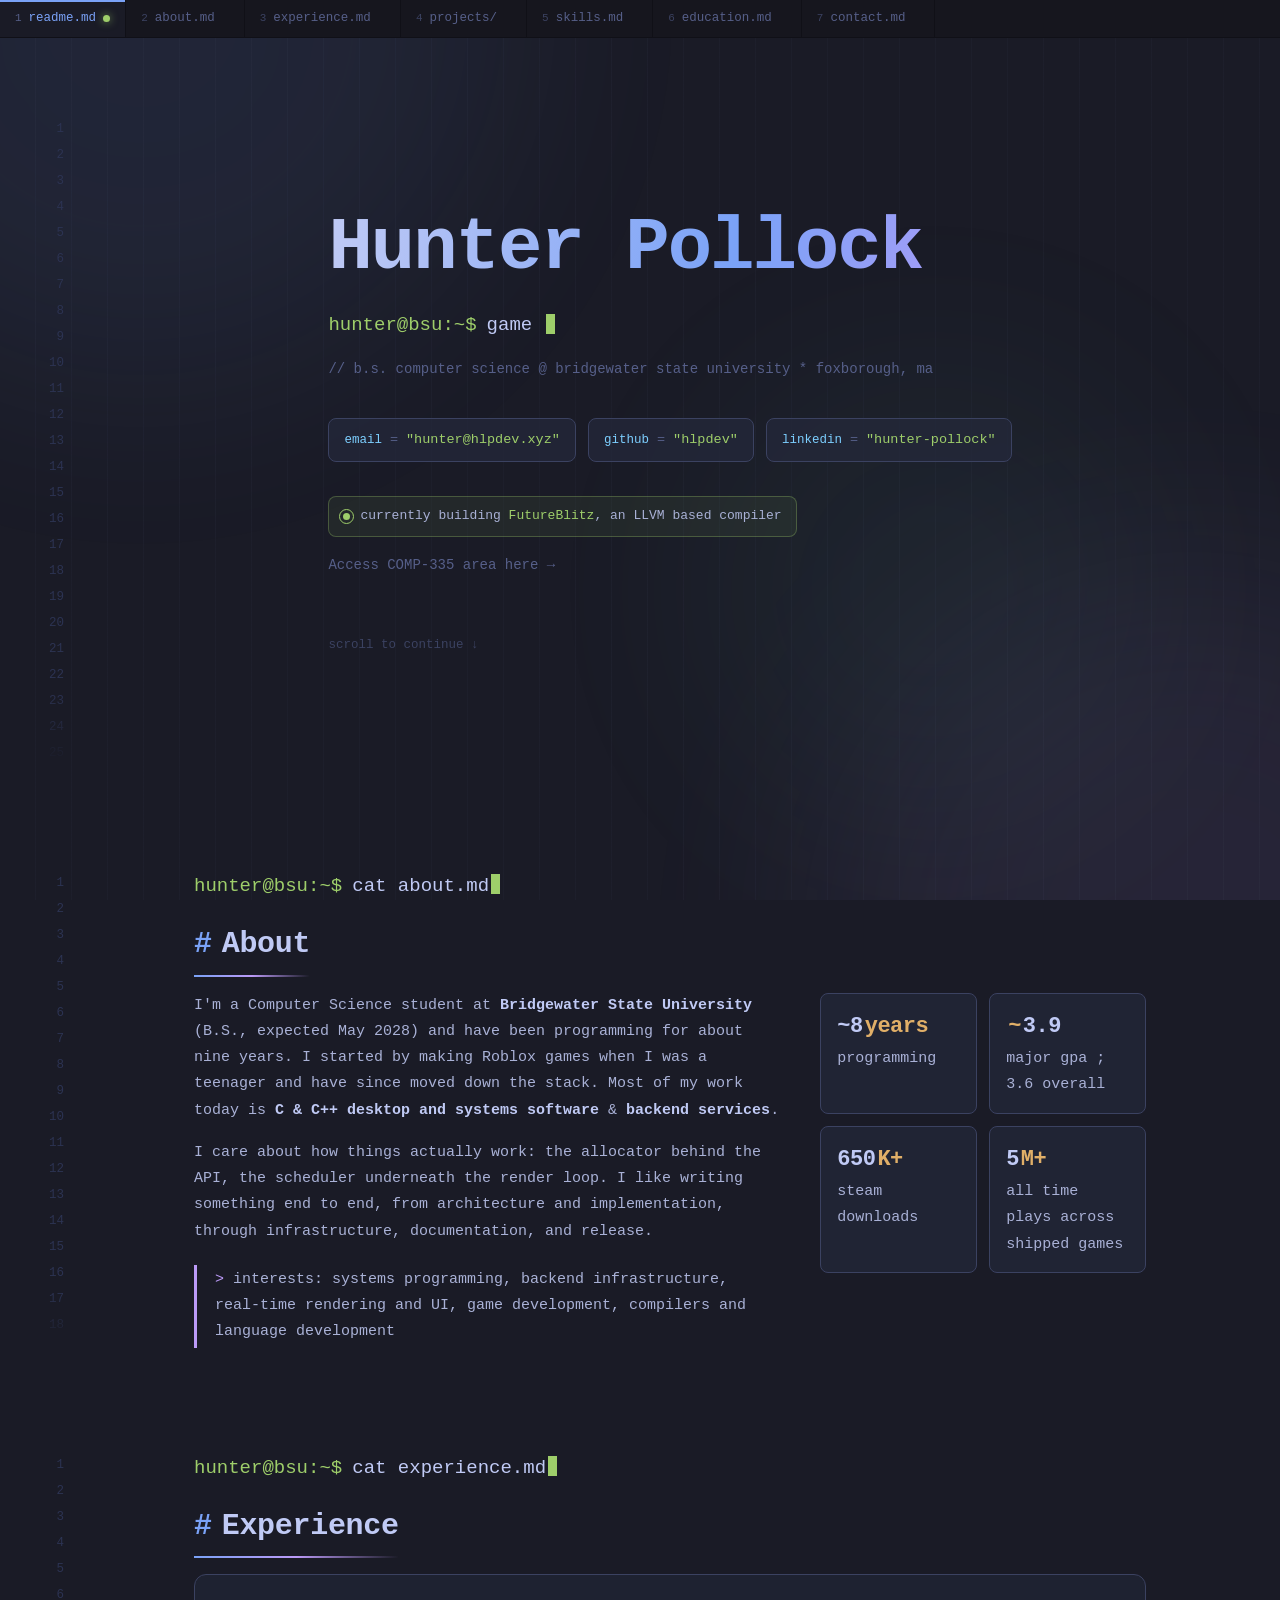
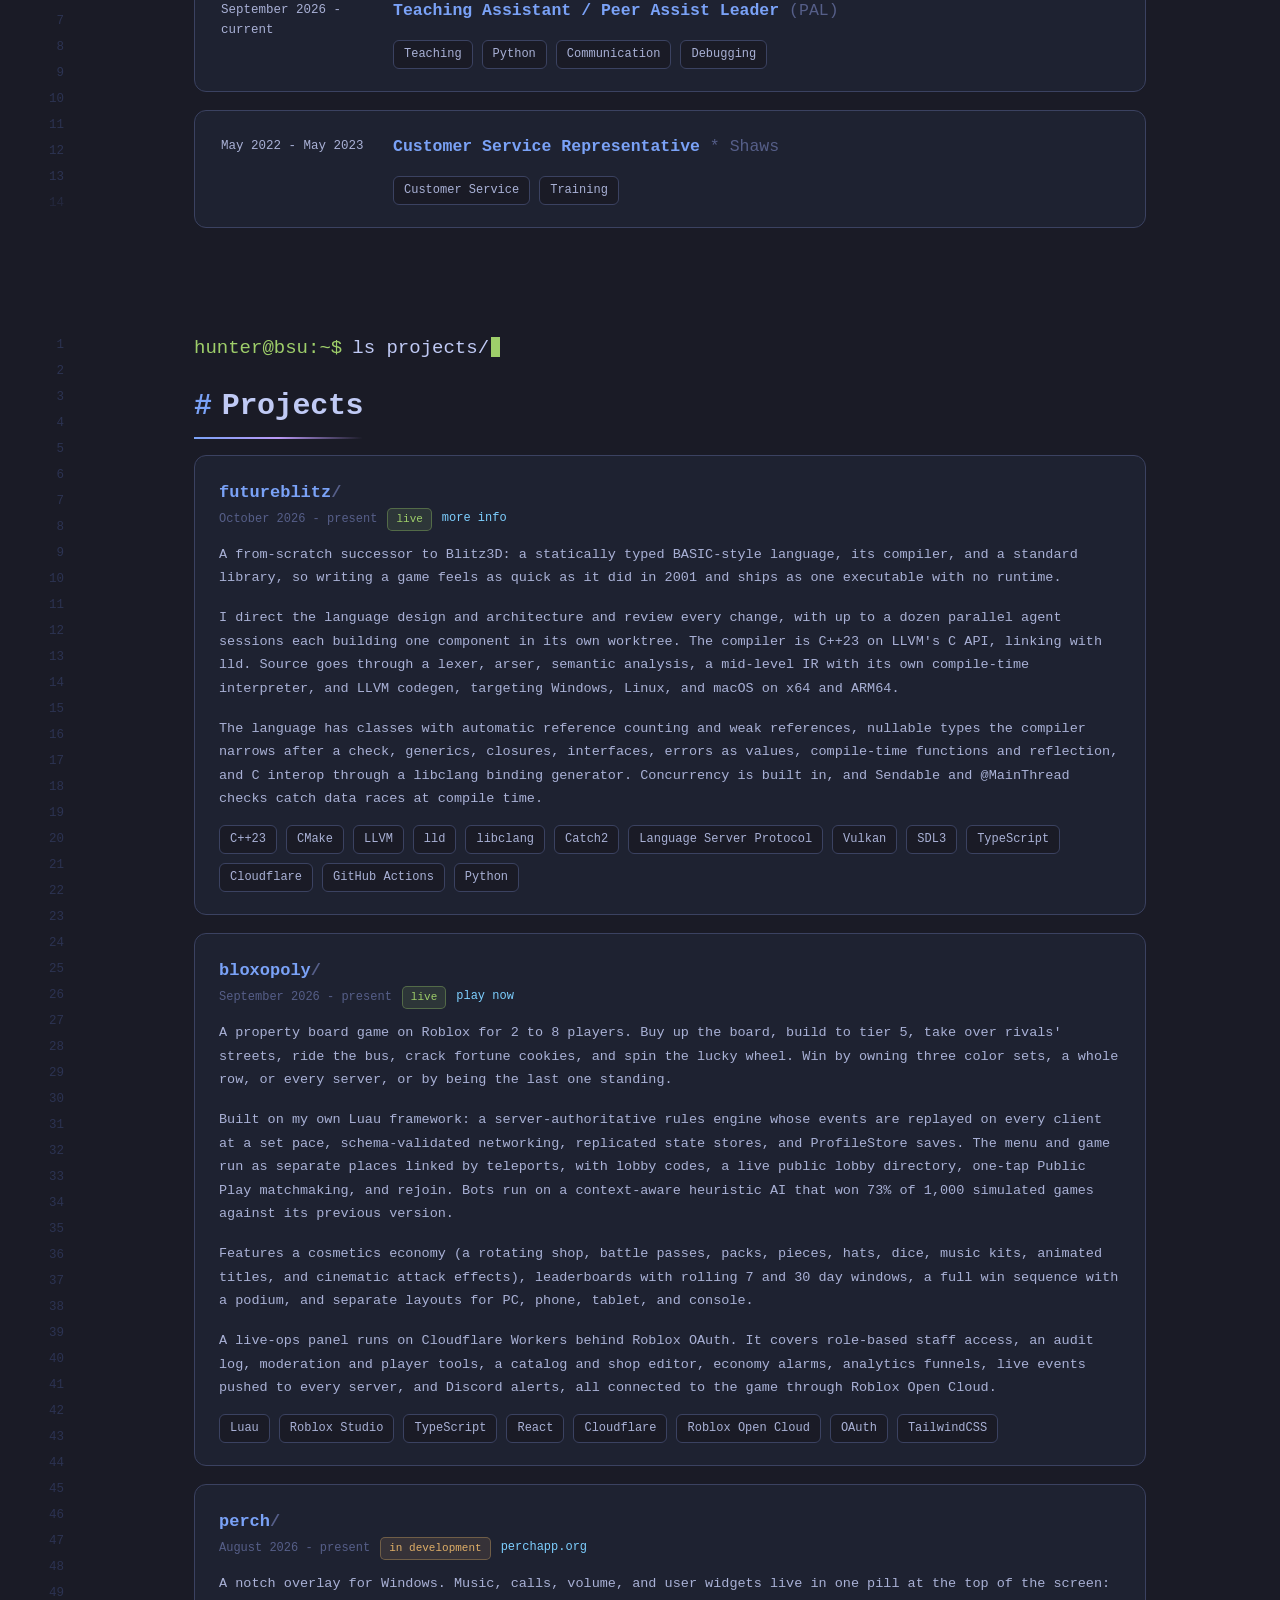
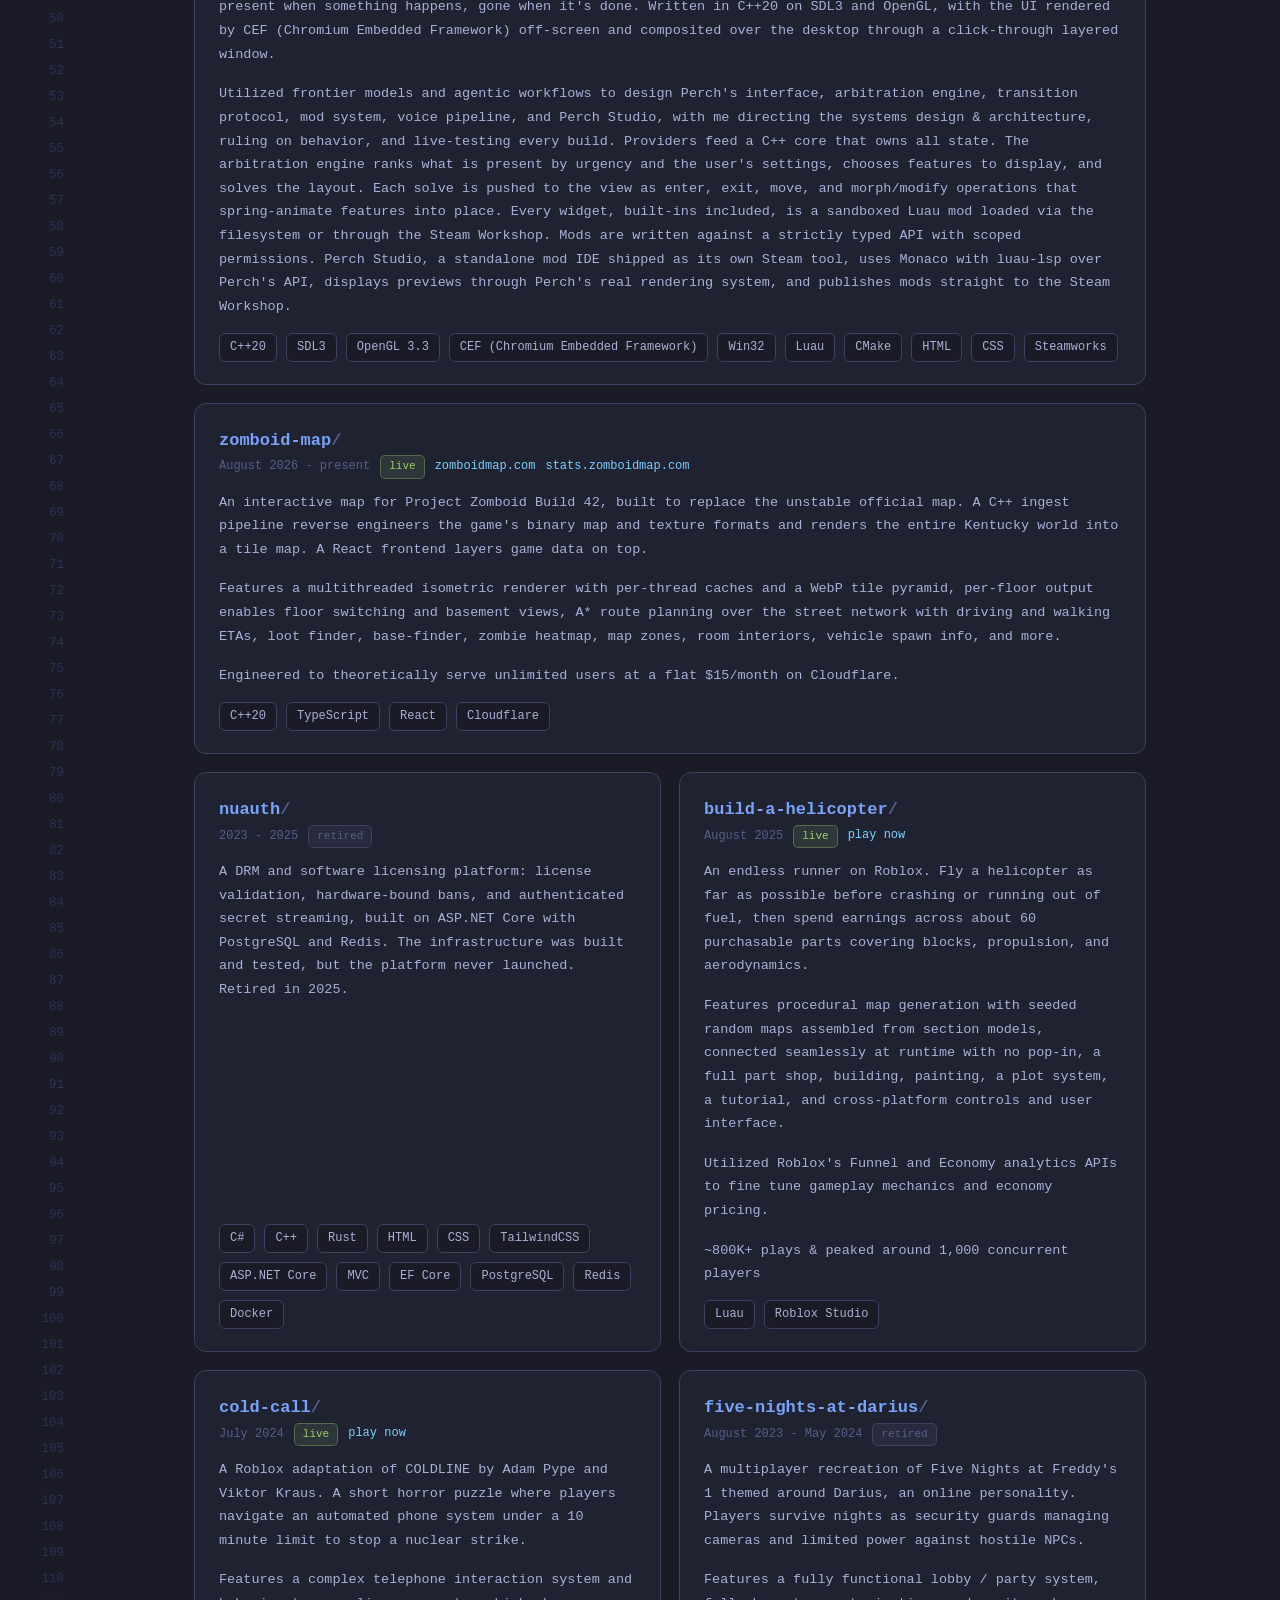
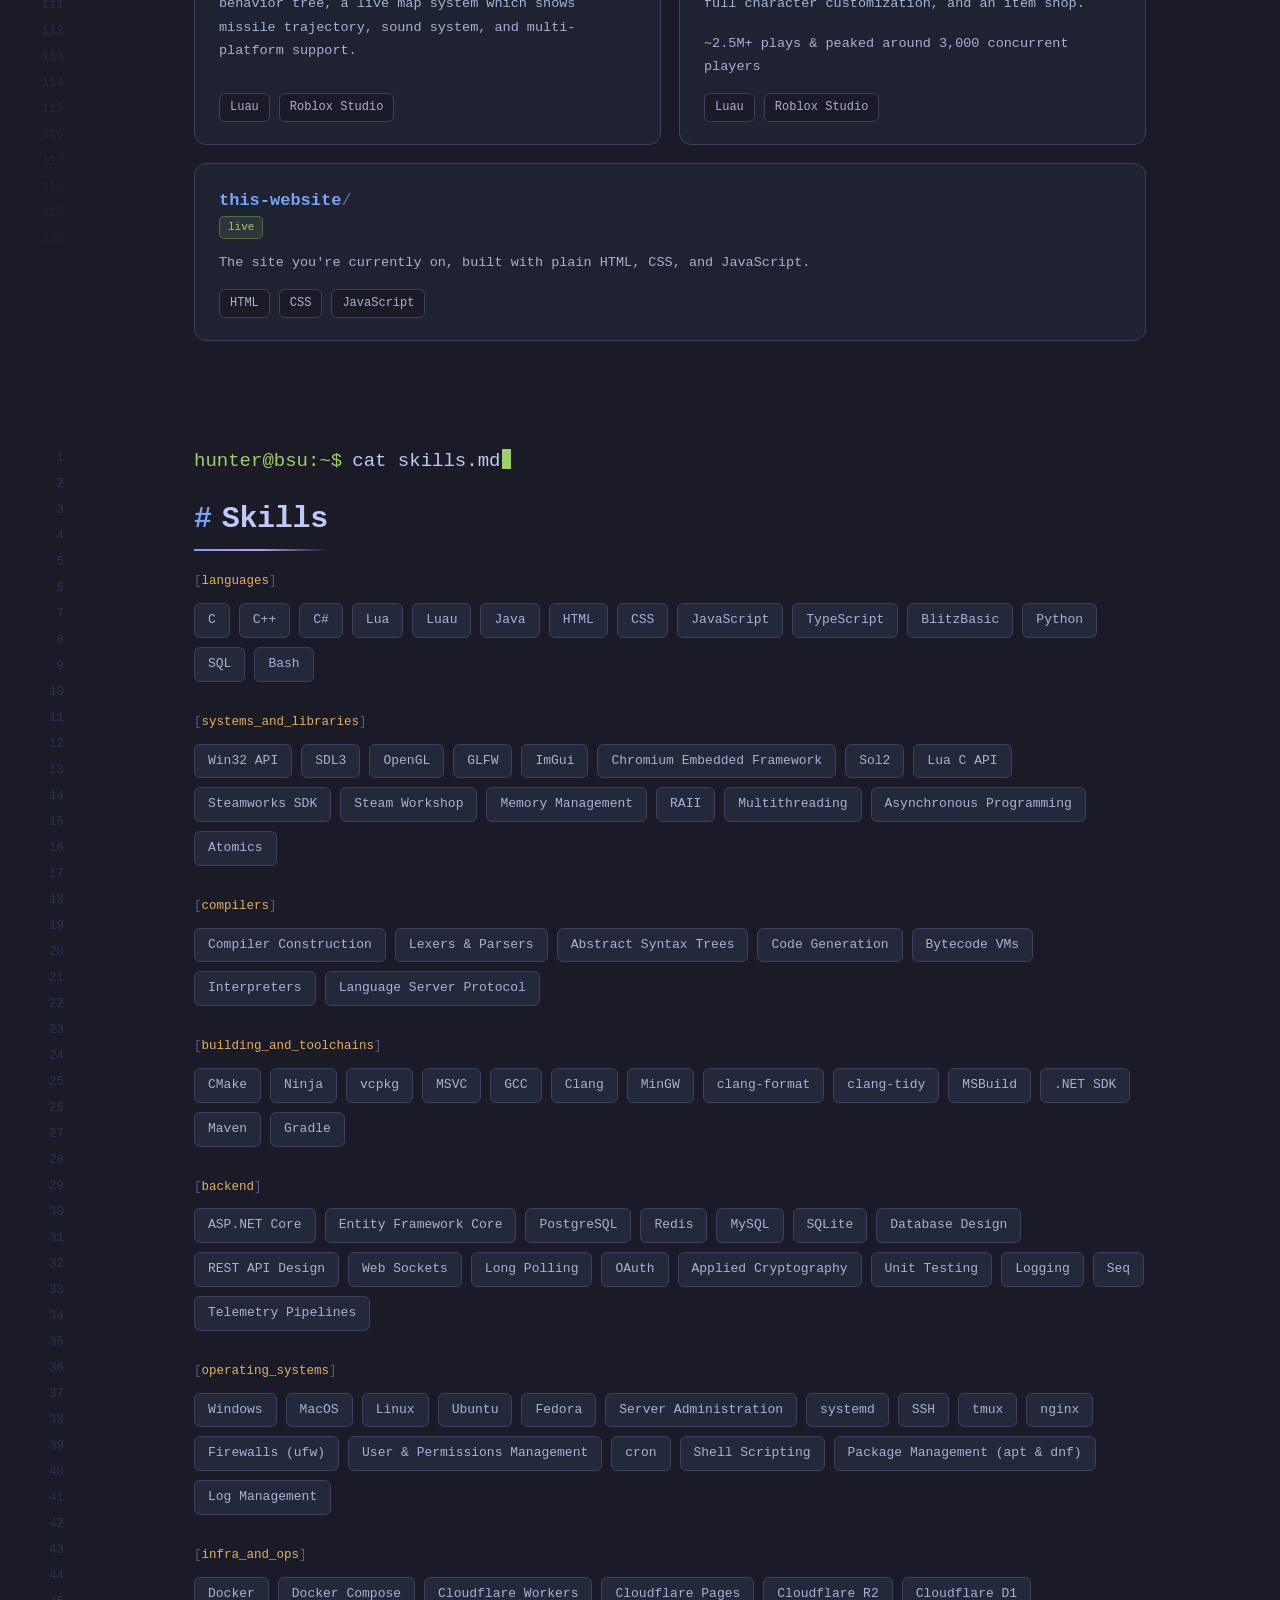
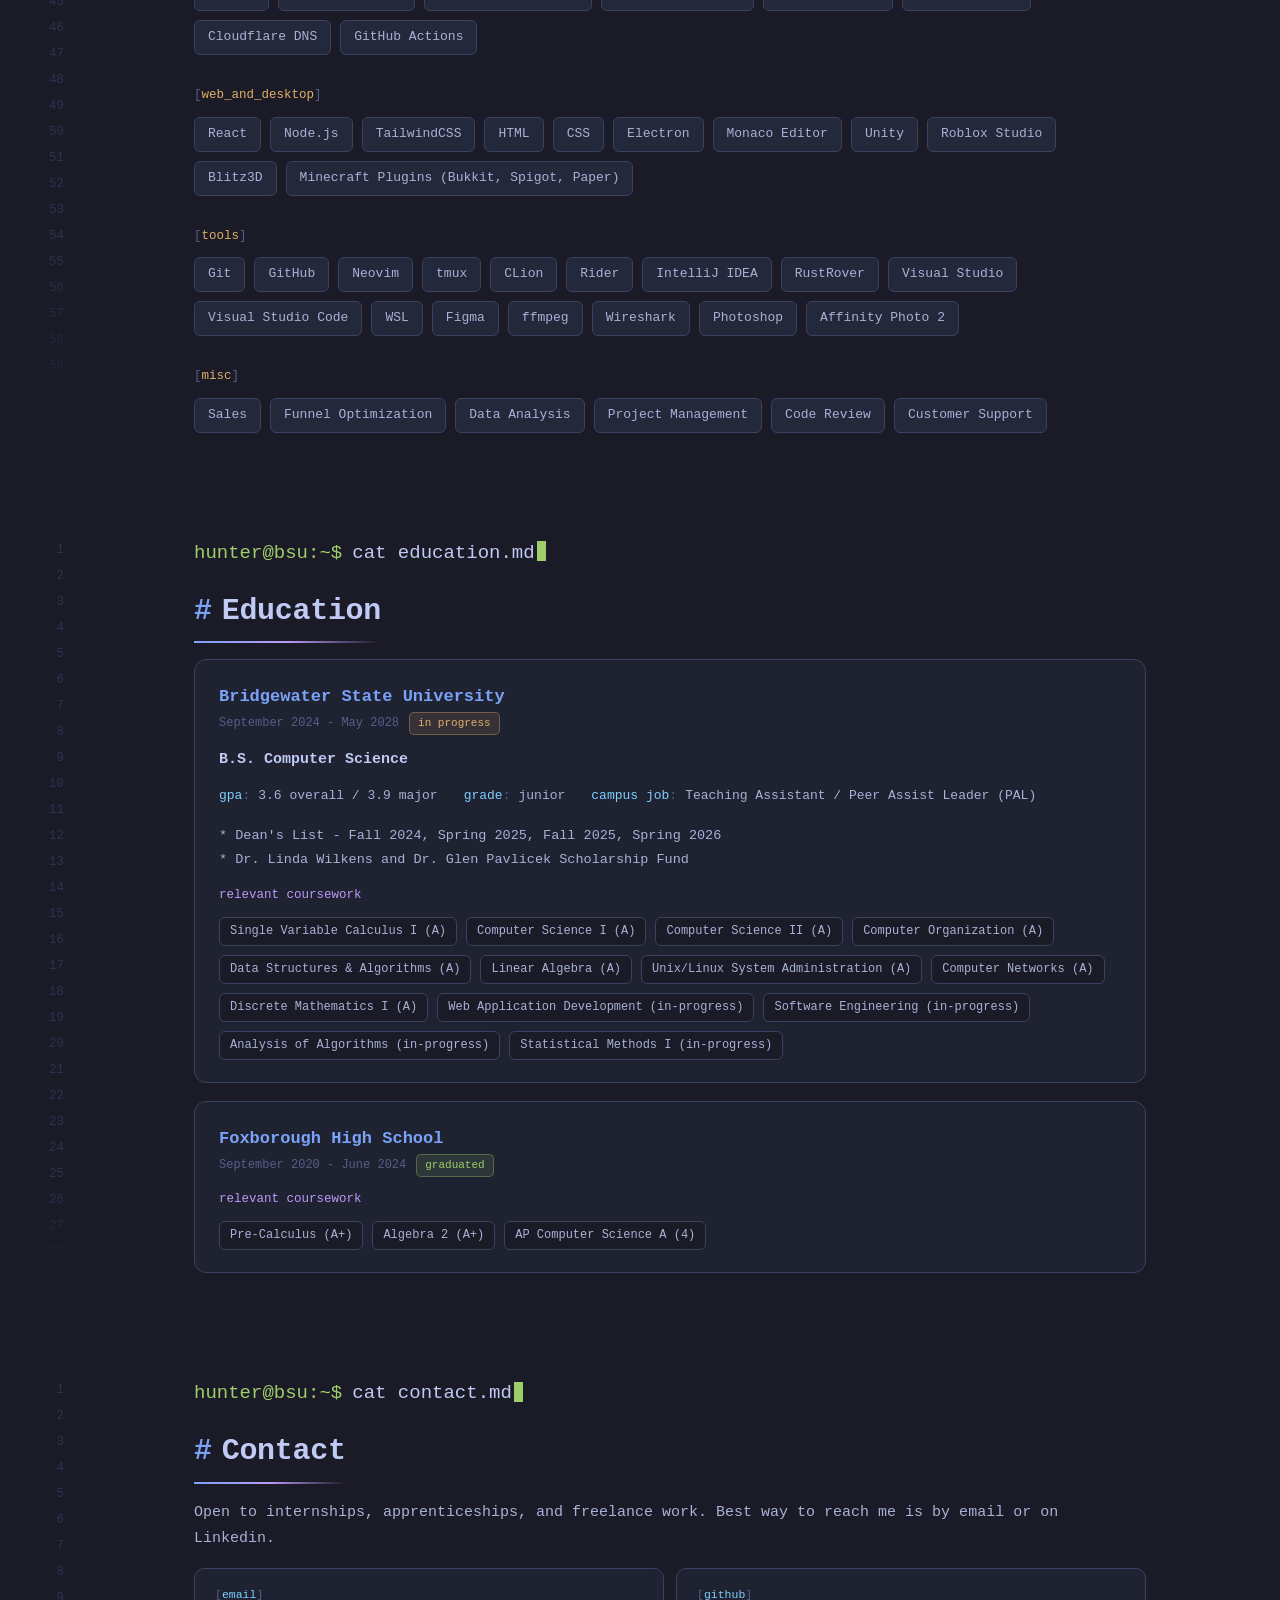
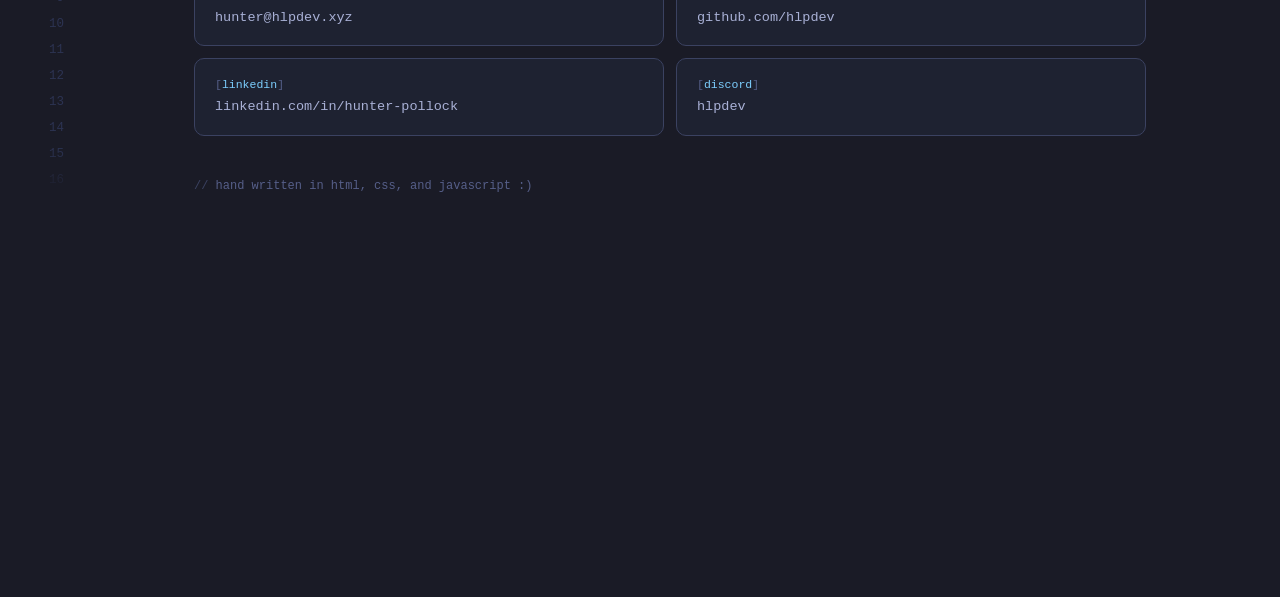
<file: index.html>
<!DOCTYPE html>
<html lang="en">
    
    <head>
        <meta charset="utf-8">
        <link rel="stylesheet" href="./style.css">

        <title>Hunter Pollock - Portfolio</title>

        <!-- fixes scaling issues on mobile -->
        <meta name="viewport" content="width=device-width, initial-scale=1, viewport-fit=cover">
    </head>

    <body>

        <!-- background lines -->
        <div class="background">
            <div class="glare glare-1"></div> <!-- glare effect -->
            <div class="glare glare-2"></div> <!-- glare effect -->
            <div class="glare glare-3"></div> <!-- glare effect -->
        </div>
        <div class="mouse-glare"></div> <!-- glare effect for mouse -->

        <!-- top section tabs -->
        <nav id="top-tabs">
            <a href="#intro" class="tab tab-selected"><span class="tab-number">1</span>readme.md<span class="tab-dot"></span></a>
            <a href="#about" class="tab"><span class="tab-number">2</span>about.md<span class="tab-dot"></span></a>
            <a href="#experience" class="tab"><span class="tab-number">3</span>experience.md<span class="tab-dot"></span></a>
            <a href="#projects" class="tab"><span class="tab-number">4</span>projects/<span class="tab-dot"></span></a>
            <a href="#skills" class="tab"><span class="tab-number">5</span>skills.md<span class="tab-dot"></span></a>
            <a href="#education" class="tab"><span class="tab-number">6</span>education.md<span class="tab-dot"></span></a>
            <a href="#contact" class="tab"><span class="tab-number">7</span>contact.md<span class="tab-dot"></span></a>
        </nav>

        <!-- intro section -->
        <section id="intro">
            <div class="line-numbers"></div>

            <div class="section-content">
                <h1 class="intro-title large-text large-text-h2">Hunter Pollock</h1>

                <p class="console-text-line large-text large-text-h3"><span class="pr">hunter@bsu:~$</span><span id="console-text">software engineer</span><span class="cursor"></span></p>

                <p class="intro-subtitle large-text large-text-h4">// b.s. computer science @ bridgewater state university * foxborough, ma</p>

                <div class="boxes large-text large-text-h5">
                    <a class="box" href="mailto:hunter@hlpdev.xyz"><span class="key">email</span><span class="equals">=</span><span class="value">"hunter@hlpdev.xyz"</span></a>
                    <a class="box" href="https://github.com/hlpdev" target="_blank"><span class="key">github</span><span class="equals">=</span><span class="value">"hlpdev"</span></a>
                    <a class="box" href="https://linkedin.com/in/hunter-pollock" target="_blank"><span class="key">linkedin</span><span class="equals">=</span><span class="value">"hunter-pollock"</span></a>
                </div>

                <p class="current large-text large-text-h6"><span class="orb"></span><span>currently building <a href="https://futureblitz.dev" target="_blank">FutureBlitz</a>, an LLVM based compiler</span></p>

                <a class="intro-subtitle large-text large-test-h6" href="./comp335/comp335.html"><br>Access COMP-335 area here &rarr;</a>

                <p class="scroll-hint">scroll to continue &darr;</p>
            </div>
        </section>

        <!-- about section -->
        <section id="about">
            <div class="line-numbers"></div>

            <div class="section-content">
                <p class="console-text-line animate-in"><span class="pr">hunter@bsu:~$</span><span>cat about.md</span><span class="cursor"></span></p>

                <h2 class="animate-in"><span class="hashtag">#</span>About</h2>

                <div class="about-grid">
                    <div>
                        <p class="animate-in">
                            I'm a Computer Science student at <strong>Bridgewater State University</strong> 
                            (B.S., expected May 2028) and have been programming for about nine years. I 
                            started by making Roblox games when I was a teenager and have since moved down the
                            stack. Most of my work today is <strong>C & C++ desktop and 
                            systems software</strong> & <strong>backend services</strong>.
                        </p>

                        <p class="animate-in animate-in-1">
                            I care about how things actually work: the allocator behind the API, the scheduler 
                            underneath the render loop. I like writing something end to end, from architecture 
                            and implementation, through infrastructure, documentation, and release.
                        </p>

                        <p class="indent animate-in animate-in-2">
                            <span class="indent-arrow">&gt;</span> 
                            interests: systems programming, backend infrastructure, real-time rendering and UI, 
                            game development, compilers and language development
                        </p>
                    </div>

                    <div class="statistics">
                        <div class="statistic animate-in"><span class="statistic-value">~8<i>years</i></span>programming</div>
                        <div class="statistic animate-in animate-in-1"><span class="statistic-value"><i>~</i>3.9</span>major gpa ; 3.6 overall</div>
                        <div class="statistic animate-in animate-in-2"><span class="statistic-value">650<i>K+</i></span>steam downloads</div>
                        <div class="statistic animate-in animate-in-3"><span class="statistic-value">5<i>M+</i></span>all time plays across shipped games</div>
                    </div>
                </div>
            </div>
        </section>

        <!-- experience section -->
        <section id="experience">
            <div class="line-numbers"></div>

            <div class="section-content">
                <p class="console-text-line animate-in"><span class="pr">hunter@bsu:~$</span><span>cat experience.md</span><span class="cursor"></span></p>

                <h2 class="animate-in"><span class="hashtag">#</span>Experience</h2>

                <div class="experience">

                    <!-- pal -->
                    <div class="experience-item animate-in animate-in-2">
                        <div class="experience-when"><b>September 2026 - current</b></div>
                        <div>
                            <h3><span class="experience-title">Teaching Assistant / Peer Assist Leader</span><span class="experience-subtitle"> (PAL)</span></h3>

                            <div class="tags">
                                <span class="tag">Teaching</span>
                                <span class="tag">Python</span>
                                <span class="tag">Communication</span>
                                <span class="tag">Debugging</span>
                            </div>
                        </div>
                    </div>

                    <!-- shaws -->
                    <div class="experience-item animate-in animate-in-3">
                        <div class="experience-when"><b>May 2022 - May 2023</b></div>
                        <div>
                            <h3><span class="experience-title">Customer Service Representative</span><span class="experience-subtitle"> * Shaws</span></h3>

                            <div class="tags">
                                <span class="tag">Customer Service</span><span class="tag">Training</span>
                            </div>
                        </div>
                    </div>

                </div>
            </div>
        </section>

        <!-- projects section -->
        <section id="projects">
            <div class="line-numbers"></div>

            <div class="section-content">
                <p class="console-text-line animate-in"><span class="pr">hunter@bsu:~$</span><span>ls projects/</span><span class="cursor"></span></p>

                <h2 class="animate-in"><span class="hashtag">#</span>Projects</h2>

                <div class="cards">

                    <!-- futureblitz -->
                    <div class="card card-wide animate-in">
                        <div class="card-header">
                            <h3><span class="card-title">futureblitz</span><span class="card-slash">/</span></h3>

                            <span class="card-meta">
                                October 2026 - present
                                <span class="status status-live">live</span>
                                <span class="card-links"><a href="https://futureblitz.dev" target="_blank">more info</a></span>
                            </span>
                        </div>

                        <p class="card-description">
                            A from-scratch successor to Blitz3D: a statically typed BASIC-style language, its compiler, and
                            a standard library, so writing a game feels as quick as it did in 2001 and ships as one executable
                            with no runtime.
                        </p>
                        <p class="card-description">
                            I direct the language design and architecture and review every change, with up to a dozen parallel
                            agent sessions each building one component in its own worktree. The compiler is C++23 on LLVM's C API,
                            linking with lld. Source goes through a lexer, arser, semantic analysis, a mid-level IR with its own
                            compile-time interpreter, and LLVM codegen, targeting Windows, Linux, and macOS on x64 and ARM64.
                        </p>
                        <p class="card-description">
                            The language has classes with automatic reference counting and weak references, nullable types the
                            compiler narrows after a check, generics, closures, interfaces, errors as values, compile-time functions
                            and reflection, and C interop through a libclang binding generator. Concurrency is built in, and Sendable
                            and @MainThread checks catch data races at compile time.
                        </p>

                        <div class="tags">
                            <span class="tag">C++23</span>
                            <span class="tag">CMake</span>
                            <span class="tag">LLVM</span>
                            <span class="tag">lld</span>
                            <span class="tag">libclang</span>
                            <span class="tag">Catch2</span>
                            <span class="tag">Language Server Protocol</span>
                            <span class="tag">Vulkan</span>
                            <span class="tag">SDL3</span>
                            <span class="tag">TypeScript</span>
                            <span class="tag">Cloudflare</span>
                            <span class="tag">GitHub Actions</span>
                            <span class="tag">Python</span>
                        </div>
                    </div>

                    <!-- bloxopoly -->
                    <div class="card card-wide animate-in">
                        <div class="card-header">
                            <h3><span class="card-title">bloxopoly</span><span class="card-slash">/</span></h3>

                            <span class="card-meta">
                                September 2026 - present
                                <span class="status status-live">live</span>
                                <span class="card-links"><a href="https://www.roblox.com/games/89978019328773/Bloxopoly" target="_blank">play now</a></span>
                            </span>
                        </div>

                        <p class="card-description">
                            A property board game on Roblox for 2 to 8 players. Buy up the board, build to tier 5, take over rivals'
                            streets, ride the bus, crack fortune cookies, and spin the lucky wheel. Win by owning three color sets, 
                            a whole row, or every server, or by being the last one standing.
                        </p>
                        <p class="card-description">
                            Built on my own Luau framework: a server-authoritative rules engine whose events are replayed on every
                            client at a set pace, schema-validated networking, replicated state stores, and ProfileStore saves. The
                            menu and game run as separate places linked by teleports, with lobby codes, a live public lobby directory,
                            one-tap Public Play matchmaking, and rejoin. Bots run on a context-aware heuristic AI that won 73% of 1,000 
                            simulated games against its previous version.
                        </p>
                        <p class="card-description">
                            Features a cosmetics economy (a rotating shop, battle passes, packs, pieces, hats, dice, music kits, 
                            animated titles, and cinematic attack effects), leaderboards with rolling 7 and 30 day windows, a full
                            win sequence with a podium, and separate layouts for PC, phone, tablet, and console.
                        </p>
                        <p class="card-description">
                            A live-ops panel runs on Cloudflare Workers behind Roblox OAuth. It covers role-based staff access, an
                            audit log, moderation and player tools, a catalog and shop editor, economy alarms, analytics funnels, 
                            live events pushed to every server, and Discord alerts, all connected to the game through Roblox Open
                            Cloud.
                        </p>

                        <div class="tags">
                            <span class="tag">Luau</span>
                            <span class="tag">Roblox Studio</span>
                            <span class="tag">TypeScript</span>
                            <span class="tag">React</span>
                            <span class="tag">Cloudflare</span>
                            <span class="tag">Roblox Open Cloud</span>
                            <span class="tag">OAuth</span>
                            <span class="tag">TailwindCSS</span>
                        </div>
                    </div>

                    <!-- perch -->
                    <div class="card card-wide animate-in">
                        <div class="card-header">
                            <h3><span class="card-title">perch</span><span class="card-slash">/</span></h3>

                            <span class="card-meta">
                                August 2026 - present
                                <span class="status status-development">in development</span>
                                <span class="card-links"><a href="https://perchapp.org" target="_blank">perchapp.org</a></span>
                            </span>
                        </div>

                        <p class="card-description">
                            A notch overlay for Windows. Music, calls, volume, and user widgets live in one pill 
                            at the top of the screen: present when something happens, gone when it's done. Written 
                            in C++20 on SDL3 and OpenGL, with the UI rendered by CEF (Chromium Embedded Framework) 
                            off-screen and composited over the desktop through a click-through layered window.
                        </p>
                        <p class="card-description">
                            Utilized frontier models and agentic workflows to design Perch's interface, 
                            arbitration engine, transition protocol, mod system, voice pipeline, and Perch Studio, 
                            with me directing the systems design & architecture, ruling on behavior, and 
                            live-testing every build. Providers feed a C++ core that owns all state. The 
                            arbitration engine ranks what is present by urgency and the user's settings, 
                            chooses features to display, and solves the layout. Each solve is pushed to 
                            the view as enter, exit, move, and morph/modify operations that spring-animate 
                            features into place. Every widget, built-ins included, is a sandboxed Luau mod 
                            loaded via the filesystem or through the Steam Workshop. Mods are written against 
                            a strictly typed API with scoped permissions. Perch Studio, a standalone mod IDE 
                            shipped as its own Steam tool, uses Monaco with luau-lsp over Perch's API, displays 
                            previews through Perch's real rendering system, and publishes mods straight to 
                            the Steam Workshop.
                        </p>

                        <div class="tags">
                            <span class="tag">C++20</span>
                            <span class="tag">SDL3</span>
                            <span class="tag">OpenGL 3.3</span>
                            <span class="tag">CEF (Chromium Embedded Framework)</span>
                            <span class="tag">Win32</span>
                            <span class="tag">Luau</span>
                            <span class="tag">CMake</span>
                            <span class="tag">HTML</span>
                            <span class="tag">CSS</span>
                            <span class="tag">Steamworks</span>
                        </div>
                    </div>

                    <!-- zomboid map -->
                    <div class="card card-wide animate-in">
                        <div class="card-header">
                            <h3><span class="card-title">zomboid-map</span><span class="card-slash">/</span></h3>

                            <span class="card-meta">
                                August 2026 - present
                                <span class="status status-live">live</span>
                                <span class="card-links"><a href="https://zomboidmap.com" target="_blank">zomboidmap.com</a></span>
                                <span class="card-links"><a href="https://stats.zomboidmap.com" target="_blank">stats.zomboidmap.com</a></span>
                            </span>
                        </div>

                        <p class="card-description">
                            An interactive map for Project Zomboid Build 42, built to
                            replace the unstable official map. A C++ ingest pipeline
                            reverse engineers the game's binary map and texture formats
                            and renders the entire Kentucky world into a tile map. A
                            React frontend layers game data on top.
                        </p>

                        <p class="card-description">
                            Features a multithreaded isometric renderer with per-thread caches 
                            and a WebP tile pyramid, per-floor output enables floor switching 
                            and basement views, A* route planning over the street network with 
                            driving and walking ETAs, loot finder, base-finder, zombie heatmap, 
                            map zones, room interiors, vehicle spawn info, and more.
                        </p>

                        <p class="card-description">
                            Engineered to theoretically serve unlimited users at a flat 
                            $15/month on Cloudflare.
                        </p>

                        <div class="tags">
                            <span class="tag">C++20</span>
                            <span class="tag">TypeScript</span>
                            <span class="tag">React</span>
                            <span class="tag">Cloudflare</span>
                        </div>
                    </div>

                    <!-- nuauth -->
                    <div class="card animate-in">
                        <div class="card-header">
                            <h3><span class="card-title">nuauth</span><span class="card-slash">/</span></h3>

                            <span class="card-meta">
                                2023 - 2025
                                <span class="status status-retired">retired</span>
                            </span>
                        </div>

                        <p class="card-description">
                            A DRM and software licensing platform: license validation, hardware-bound bans, 
                            and authenticated secret streaming, built on ASP.NET Core with PostgreSQL and 
                            Redis. The infrastructure was built and tested, but the platform never launched. 
                            Retired in 2025.
                        </p>

                        <div class="tags">
                            <span class="tag">C#</span>
                            <span class="tag">C++</span>
                            <span class="tag">Rust</span>
                            <span class="tag">HTML</span>
                            <span class="tag">CSS</span>
                            <span class="tag">TailwindCSS</span>
                            <span class="tag">ASP.NET Core</span>
                            <span class="tag">MVC</span>
                            <span class="tag">EF Core</span>
                            <span class="tag">PostgreSQL</span>
                            <span class="tag">Redis</span>
                            <span class="tag">Docker</span>
                        </div>
                    </div>

                    <!-- build a helicopter -->
                    <div class="card animate-in">
                        <div class="card-header">
                            <h3><span class="card-title">build-a-helicopter</span><span class="card-slash">/</span></h3>

                            <span class="card-meta">
                                August 2025
                                <span class="status status-live">live</span>
                                <span class="card-links"><a href="https://www.roblox.com/games/129429860800233/Build-A-Helicopter" target="_blank">play now</a></span>
                            </span>
                        </div>

                        <p class="card-description">
                            An endless runner on Roblox. Fly a helicopter as far
                            as possible before crashing or running out of fuel, then
                            spend earnings across about 60 purchasable parts covering
                            blocks, propulsion, and aerodynamics.
                        </p>

                        <p class="card-description">
                            Features procedural map generation with seeded random maps 
                            assembled from section models, connected seamlessly at runtime 
                            with no pop-in, a full part shop, building, painting, a plot system,
                            a tutorial, and cross-platform controls and user interface.
                        </p>

                        <p class="card-description">
                            Utilized Roblox's Funnel and Economy analytics APIs to fine tune
                            gameplay mechanics and economy pricing.
                        </p>

                        <p class="card-description">
                            ~800K+ plays & peaked around 1,000 concurrent players
                        </p>

                        <div class="tags">
                            <span class="tag">Luau</span>
                            <span class="tag">Roblox Studio</span>
                        </div>
                    </div>

                    <!-- cold call -->
                    <div class="card animate-in">
                        <div class="card-header">
                            <h3><span class="card-title">cold-call</span><span class="card-slash">/</span></h3>

                            <span class="card-meta">
                                July 2024
                                <span class="status status-live">live</span>
                                <span class="card-links"><a href="https://www.roblox.com/games/18537864834/COLD-CALL" target="_blank">play now</a></span>
                            </span>
                        </div>

                        <p class="card-description">
                            A Roblox adaptation of COLDLINE by Adam Pype and Viktor Kraus.
                            A short horror puzzle where players navigate an automated phone
                            system under a 10 minute limit to stop a nuclear strike.
                        </p>

                        <p class="card-description">
                            Features a complex telephone interaction system and behavior tree,
                            a live map system which shows missile trajectory, sound system, and
                            multi-platform support.
                        </p>

                        <div class="tags">
                            <span class="tag">Luau</span>
                            <span class="tag">Roblox Studio</span>
                        </div>
                    </div>

                    <!-- five nights at darius -->
                    <div class="card animate-in">
                        <div class="card-header">
                            <h3><span class="card-title">five-nights-at-darius</span><span class="card-slash">/</span></h3>

                            <span class="card-meta">
                                August 2023 - May 2024
                                <span class="status status-retired">retired</span>
                            </span>
                        </div>

                        <p class="card-description">
                            A multiplayer recreation of Five Nights at Freddy's 1 themed
                            around Darius, an online personality. Players survive nights as
                            security guards managing cameras and limited power against
                            hostile NPCs.
                        </p>

                        <p class="card-description">
                            Features a fully functional lobby / party system, full character
                            customization, and an item shop.
                        </p>

                        <p class="card-description">
                            ~2.5M+ plays & peaked around 3,000 concurrent players
                        </p>

                        <div class="tags">
                            <span class="tag">Luau</span>
                            <span class="tag">Roblox Studio</span>
                        </div>
                    </div>

                    <!-- portfolio website -->
                    <div class="card card-wide animate-in">
                        <div class="card-header">
                            <h3><span class="card-title">this-website</span><span class="card-slash">/</span></h3>

                            <span class="card-meta">
                                <span class="status status-live">live</span>
                            </span>
                        </div>

                        <p class="card-description">
                            The site you're currently on, built with plain HTML, CSS, and JavaScript.
                        </p>

                        <div class="tags">
                            <span class="tag">HTML</span>
                            <span class="tag">CSS</span>
                            <span class="tag">JavaScript</span>
                        </div>
                    </div>
                </div>
            </div>
        </section>

        <!-- skills section -->
        <section id="skills">
            <div class="line-numbers"></div>

            <div class="section-content">
                <p class="console-text-line animate-in"><span class="pr">hunter@bsu:~$</span><span>cat skills.md</span><span class="cursor"></span></p>

                <h2 class="animate-in"><span class="hashtag">#</span>Skills</h2>

                <div class="skills animate-in">
                    <h3 class="skills-title"><span class="skills-title-gray">[</span>languages<span class="skills-title-gray">]</span></h3>

                    <div class="tags">
                        <span class="tag">C</span>
                        <span class="tag">C++</span>
                        <span class="tag">C#</span>
                        <span class="tag">Lua</span>
                        <span class="tag">Luau</span>
                        <span class="tag">Java</span>
                        <span class="tag">HTML</span>
                        <span class="tag">CSS</span>
                        <span class="tag">JavaScript</span>
                        <span class="tag">TypeScript</span>
                        <span class="tag">BlitzBasic</span>
                        <span class="tag">Python</span>
                        <span class="tag">SQL</span>
                        <span class="tag">Bash</span>
                    </div>
                </div>

                <div class="skills animate-in">
                    <h3 class="skills-title"><span class="skills-title-gray">[</span>systems_and_libraries<span class="skills-title-gray">]</span></h3>

                    <div class="tags">
                        <span class="tag">Win32 API</span>
                        <span class="tag">SDL3</span>
                        <span class="tag">OpenGL</span>
                        <span class="tag">GLFW</span>
                        <span class="tag">ImGui</span>
                        <span class="tag">Chromium Embedded Framework</span>
                        <span class="tag">Sol2</span>
                        <span class="tag">Lua C API</span>
                        <span class="tag">Steamworks SDK</span>
                        <span class="tag">Steam Workshop</span>
                        <span class="tag">Memory Management</span>
                        <span class="tag">RAII</span>
                        <span class="tag">Multithreading</span>
                        <span class="tag">Asynchronous Programming</span>
                        <span class="tag">Atomics</span>
                    </div>
                </div>

                <div class="skills animate-in">
                    <h3 class="skills-title"><span class="skills-title-gray">[</span>compilers<span class="skills-title-gray">]</span></h3>

                    <div class="tags">
                        <span class="tag">Compiler Construction</span>
                        <span class="tag">Lexers & Parsers</span>
                        <span class="tag">Abstract Syntax Trees</span>
                        <span class="tag">Code Generation</span>
                        <span class="tag">Bytecode VMs</span>
                        <span class="tag">Interpreters</span>
                        <span class="tag">Language Server Protocol</span>
                    </div>
                </div>

                <div class="skills animate-in">
                    <h3 class="skills-title"><span class="skills-title-gray">[</span>building_and_toolchains<span class="skills-title-gray">]</span></h3>

                    <div class="tags">
                        <span class="tag">CMake</span>
                        <span class="tag">Ninja</span>
                        <span class="tag">vcpkg</span>
                        <span class="tag">MSVC</span>
                        <span class="tag">GCC</span>
                        <span class="tag">Clang</span>
                        <span class="tag">MinGW</span>
                        <span class="tag">clang-format</span>
                        <span class="tag">clang-tidy</span>
                        <span class="tag">MSBuild</span>
                        <span class="tag">.NET SDK</span>
                        <span class="tag">Maven</span>
                        <span class="tag">Gradle</span>
                    </div>
                </div>

                <div class="skills animate-in">
                    <h3 class="skills-title"><span class="skills-title-gray">[</span>backend<span class="skills-title-gray">]</span></h3>

                    <div class="tags">
                        <span class="tag">ASP.NET Core</span>
                        <span class="tag">Entity Framework Core</span>
                        <span class="tag">PostgreSQL</span>
                        <span class="tag">Redis</span>
                        <span class="tag">MySQL</span>
                        <span class="tag">SQLite</span>
                        <span class="tag">Database Design</span>
                        <span class="tag">REST API Design</span>
                        <span class="tag">Web Sockets</span>
                        <span class="tag">Long Polling</span>
                        <span class="tag">OAuth</span>
                        <span class="tag">Applied Cryptography</span>
                        <span class="tag">Unit Testing</span>
                        <span class="tag">Logging</span>
                        <span class="tag">Seq</span>
                        <span class="tag">Telemetry Pipelines</span>
                    </div>
                </div>

                <div class="skills animate-in">
                    <h3 class="skills-title"><span class="skills-title-gray">[</span>operating_systems<span class="skills-title-gray">]</span></h3>

                    <div class="tags">
                        <span class="tag">Windows</span>
                        <span class="tag">MacOS</span>
                        <span class="tag">Linux</span>
                        <span class="tag">Ubuntu</span>
                        <span class="tag">Fedora</span>
                        <span class="tag">Server Administration</span>
                        <span class="tag">systemd</span>
                        <span class="tag">SSH</span>
                        <span class="tag">tmux</span>
                        <span class="tag">nginx</span>
                        <span class="tag">Firewalls (ufw)</span>
                        <span class="tag">User & Permissions Management</span>
                        <span class="tag">cron</span>
                        <span class="tag">Shell Scripting</span>
                        <span class="tag">Package Management (apt & dnf)</span>
                        <span class="tag">Log Management</span>
                    </div>
                </div>

                
                <div class="skills animate-in">
                    <h3 class="skills-title"><span class="skills-title-gray">[</span>infra_and_ops<span class="skills-title-gray">]</span></h3>

                    <div class="tags">
                        <span class="tag">Docker</span>
                        <span class="tag">Docker Compose</span>
                        <span class="tag">Cloudflare Workers</span>
                        <span class="tag">Cloudflare Pages</span>
                        <span class="tag">Cloudflare R2</span>
                        <span class="tag">Cloudflare D1</span>
                        <span class="tag">Cloudflare DNS</span>
                        <span class="tag">GitHub Actions</span>
                    </div>
                </div>

                <div class="skills animate-in">
                    <h3 class="skills-title"><span class="skills-title-gray">[</span>web_and_desktop<span class="skills-title-gray">]</span></h3>

                    <div class="tags">
                        <span class="tag">React</span>
                        <span class="tag">Node.js</span>
                        <span class="tag">TailwindCSS</span>
                        <span class="tag">HTML</span>
                        <span class="tag">CSS</span>
                        <span class="tag">Electron</span>
                        <span class="tag">Monaco Editor</span>
                        <span class="tag">Unity</span>
                        <span class="tag">Roblox Studio</span>
                        <span class="tag">Blitz3D</span>
                        <span class="tag">Minecraft Plugins (Bukkit, Spigot, Paper)</span>
                    </div>
                </div>

                <div class="skills animate-in">
                    <h3 class="skills-title"><span class="skills-title-gray">[</span>tools<span class="skills-title-gray">]</span></h3>

                    <div class="tags">
                        <span class="tag">Git</span>
                        <span class="tag">GitHub</span>
                        <span class="tag">Neovim</span>
                        <span class="tag">tmux</span>
                        <span class="tag">CLion</span>
                        <span class="tag">Rider</span>
                        <span class="tag">IntelliJ IDEA</span>
                        <span class="tag">RustRover</span>
                        <span class="tag">Visual Studio</span>
                        <span class="tag">Visual Studio Code</span>
                        <span class="tag">WSL</span>
                        <span class="tag">Figma</span>
                        <span class="tag">ffmpeg</span>
                        <span class="tag">Wireshark</span>
                        <span class="tag">Photoshop</span>
                        <span class="tag">Affinity Photo 2</span>
                    </div>
                </div>

                <div class="skills animate-in">
                    <h3 class="skills-title"><span class="skills-title-gray">[</span>misc<span class="skills-title-gray">]</span></h3>

                    <div class="tags">
                        <span class="tag">Sales</span>
                        <span class="tag">Funnel Optimization</span>
                        <span class="tag">Data Analysis</span>
                        <span class="tag">Project Management</span>
                        <span class="tag">Code Review</span>
                        <span class="tag">Customer Support</span>
                    </div>
                </div>

            </div>
        </section>

        <!-- education section -->
        <section id="education">
            <div class="line-numbers"></div>

            <div class="section-content">
                <p class="console-text-line animate-in"><span class="pr">hunter@bsu:~$</span><span>cat education.md</span><span class="cursor"></span></p>

                <h2 class="animate-in"><span class="hashtag">#</span>Education</h2>

                <div class="cards">
                    <div class="card card-wide animate-in">
                        <div class="card-header">
                            <h3><span class="card-title">Bridgewater State University</span></h3>

                            <span class="card-meta">
                                September 2024 - May 2028
                                <span class="status status-development">in progress</span>
                            </span>
                        </div>

                        <p class="education-degree">B.S. Computer Science</p>

                        <div class="education-facts">
                            <div class="education-fact"><span class="education-key">gpa</span><span class="education-value">3.6 overall / 3.9 major</span></div>
                            <div class="education-fact"><span class="education-key">grade</span><span class="education-value">junior</span></div>
                            <div class="education-fact"><span class="education-key">campus job</span><span class="education-value">Teaching Assistant / Peer Assist Leader (PAL)</span></div>
                        </div>

                        <p class="card-description">
                            * Dean's List - Fall 2024, Spring 2025, Fall 2025, Spring 2026
                            <br>
                            * Dr. Linda Wilkens and Dr. Glen Pavlicek Scholarship Fund
                        </p>

                        <h4 class="education-subtitle">relevant coursework</h4>

                        <div class="tags">
                            <span class="tag">Single Variable Calculus I (A)</span>
                            <span class="tag">Computer Science I (A)</span>
                            <span class="tag">Computer Science II (A)</span>
                            <span class="tag">Computer Organization (A)</span>
                            <span class="tag">Data Structures & Algorithms (A)</span>
                            <span class="tag">Linear Algebra (A)</span>
                            <span class="tag">Unix/Linux System Administration (A)</span>
                            <span class="tag">Computer Networks (A)</span>
                            <span class="tag">Discrete Mathematics I (A)</span>
                            <span class="tag">Web Application Development (in-progress)</span>
                            <span class="tag">Software Engineering (in-progress)</span>
                            <span class="tag">Analysis of Algorithms (in-progress)</span>
                            <span class="tag">Statistical Methods I (in-progress)</span>
                        </div>
                    </div>

                    <div class="card card-wide animate-in">
                        <div class="card-header">
                            <h3><span class="card-title">Foxborough High School</span></h3>

                            <span class="card-meta">
                                September 2020 - June 2024
                                <span class="status status-live">graduated</span>
                            </span>
                        </div>

                        <h4 class="education-subtitle">relevant coursework</h4>

                        <div class="tags">
                            <span class="tag">Pre-Calculus (A+)</span>
                            <span class="tag">Algebra 2 (A+)</span>
                            <span class="tag">AP Computer Science A (4)</span>
                        </div>
                    </div>
                </div>
            </div>
        </section>

        <section id="contact">
            <div class="line-numbers"></div>

            <div class="section-content">
                <p class="console-text-line animate-in"><span class="pr">hunter@bsu:~$</span><span>cat contact.md</span><span class="cursor"></span></p>

                <h2 class="animate-in"><span class="hashtag">#</span>Contact</h2>

                <p class="animate-in animate-in-1">
                    Open to internships, apprenticeships, and freelance work. Best way to reach
                    me is by email or on Linkedin.
                </p>

                <div class="contacts">
                    <a class="contact animate-in animate-in-2" href="mailto:hunter@hlpdev.xyz">
                        <span class="contact-key">email</span>
                        <span class="contact-value">hunter@hlpdev.xyz</span>
                    </a>

                    <a class="contact animate-in animate-in-3" href="https://github.com/hlpdev" target="_blank">
                        <span class="contact-key">github</span>
                        <span class="contact-value">github.com/hlpdev</span>
                    </a>

                    <a class="contact animate-in animate-in-4" href="https://linkedin.com/in/hunter-pollock" target="_blank">
                        <span class="contact-key">linkedin</span>
                        <span class="contact-value">linkedin.com/in/hunter-pollock</span>
                    </a>

                    <button class="contact animate-in animate-in-5" data-copy="hlpdev">
                        <span class="contact-key">discord</span>
                        <span class="contact-value">hlpdev</span>
                    </button>
                </div>

                <p class="contact-footer animate-in animate-in-6">
                    <span class="contact-footer-comment">//</span> hand written in html, css, and javascript :&#41;
                </p>
            </div>
        </section>

        <!-- empty space at page bottom so contact.md tab bar actually activates -->
        <div style="margin-top: 300px;"></div>

        <!-- scripts -->
        <script src="./glare-effect.js" defer></script>
        <script src="./typing-effect.js" defer></script>
        <script src="./line-numbers.js" defer></script>
        <script src="./scroll-animate-in.js" defer></script>
        <script src="./scroll-tab-changer.js" defer></script>
        <script src="./clipboard.js" defer></script>

    </body>

</html>
</file>
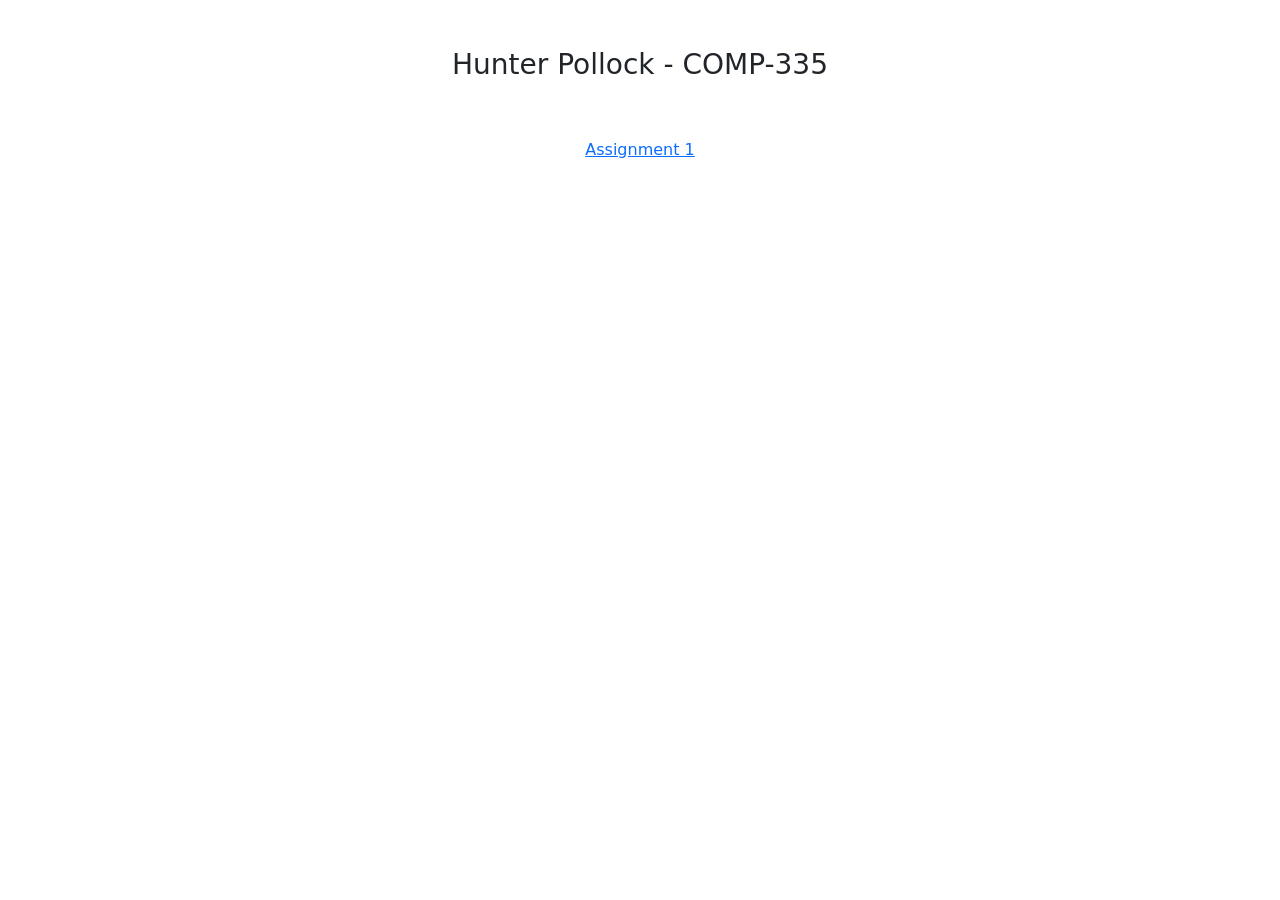
<file: comp335/comp335.html>
<!DOCTYPE html>
<html>
    <head>
        <meta charset="utf-8">
        <meta name="viewport" content="width=device-width, initial-scale=1, viewport-fit=cover">

        <link href="https://cdn.jsdelivr.net/npm/bootstrap@5.3.8/dist/css/bootstrap.min.css" rel="stylesheet" integrity="sha384-sRIl4kxILFvY47J16cr9ZwB07vP4J8+LH7qKQnuqkuIAvNWLzeN8tE5YBujZqJLB" crossorigin="anonymous">

        <title>COMP-335 Area</title>
    </head>
    <body>
        <main class="container">
            <div class="row mt-5">
                <h3 class="text-center">Hunter Pollock - COMP-335</h3>
            </div>
            
            <div class="row text-center mt-5">
                <ul class="list-unstyled">
                    <li><a href="./assignments/1.html">Assignment 1</a></li>
                </ul>
            </div>
        </main>

        <script src="https://cdn.jsdelivr.net/npm/bootstrap@5.3.8/dist/js/bootstrap.bundle.min.js" integrity="sha384-FKyoEForCGlyvwx9Hj09JcYn3nv7wiPVlz7YYwJrWVcXK/BmnVDxM+D2scQbITxI" crossorigin="anonymous"></script>
    </body>
</html>
</file>
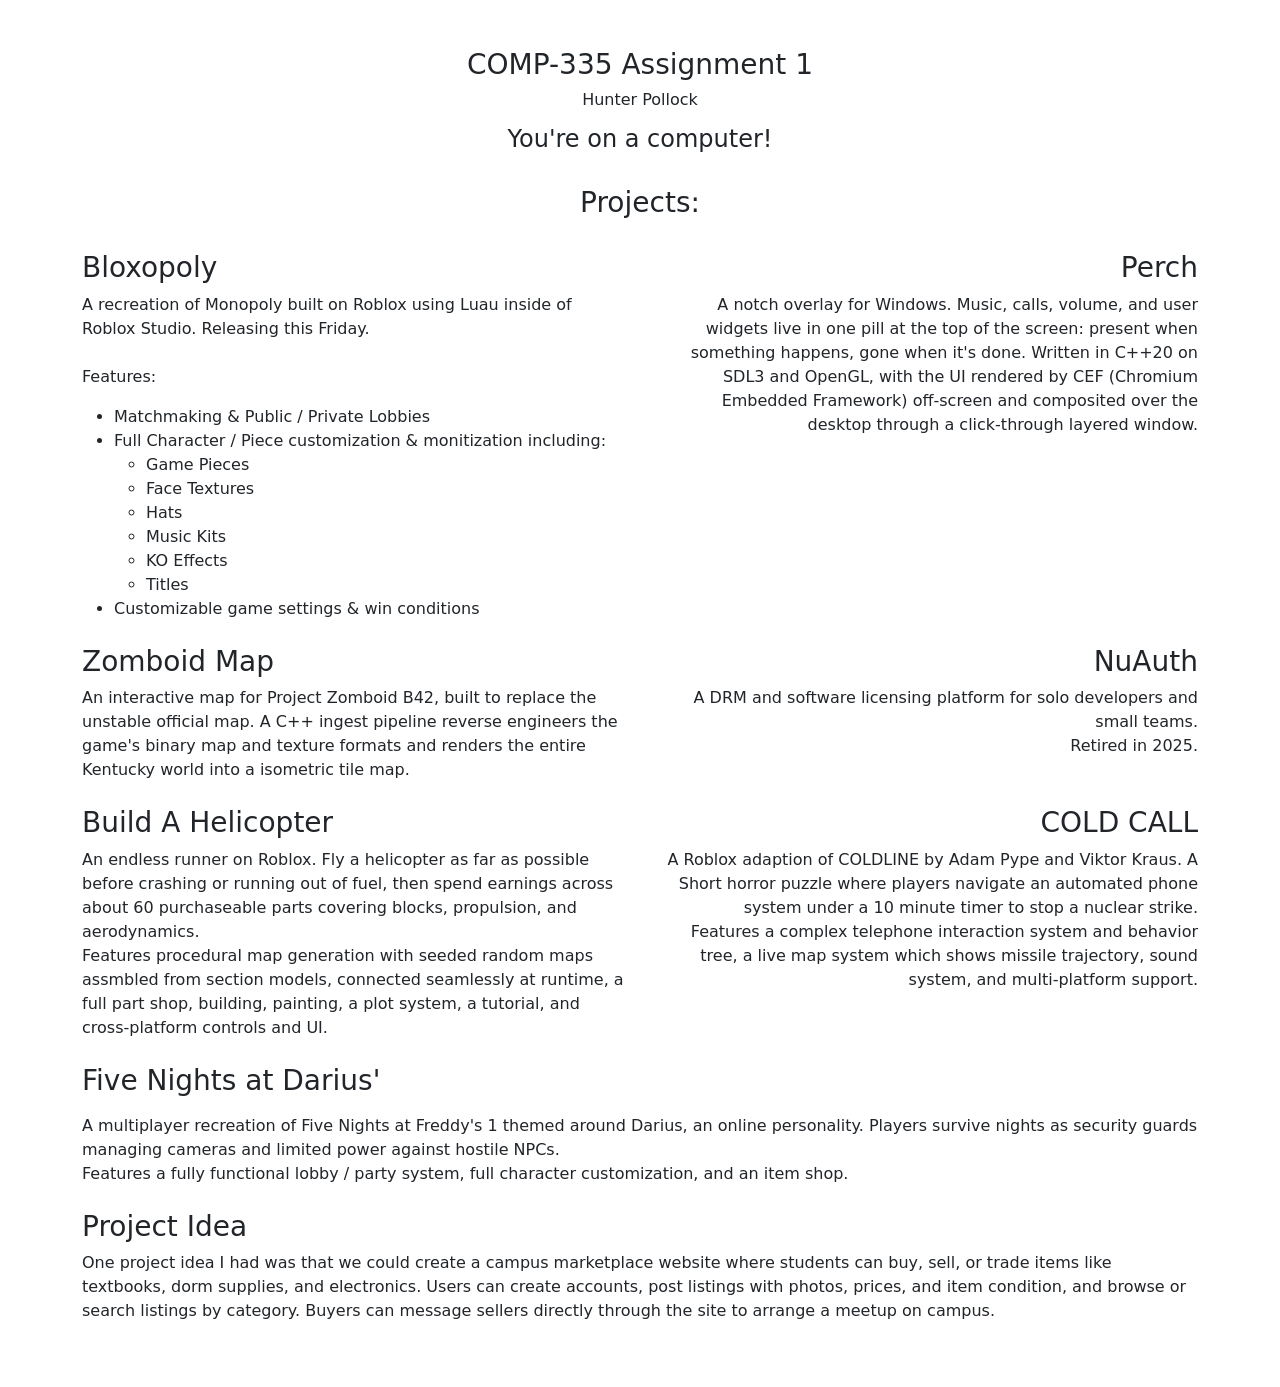
<file: comp335/assignments/1.html>
<!DOCTYPE html>
<html>
    <head>
        <meta charset="utf-8">
        <meta name="viewport" content="width=device-width, initial-scale=1, viewport-fit=cover">

        <link href="https://cdn.jsdelivr.net/npm/bootstrap@5.3.8/dist/css/bootstrap.min.css" rel="stylesheet" integrity="sha384-sRIl4kxILFvY47J16cr9ZwB07vP4J8+LH7qKQnuqkuIAvNWLzeN8tE5YBujZqJLB" crossorigin="anonymous">

        <title>COMP-335 Assignment 1</title>

        <style>
            @media only screen and (min-width:961px) {
                #mobile { display: none; }
                #tablet { display: none; }     
            }
            @media only screen and (min-width:721px) and (max-width:960px) {
                #mobile { display: none; }
                #desktop { display: none; }
            }
            @media only screen and (max-width:720px) {
                #tablet { display: none; }
                #desktop { display: none; }
            }
        </style>
    </head>
    <body>
        <main class="container">
            <div class="row mt-5 mb-4 text-center">
                <h3>COMP-335 Assignment 1</h3>
                <h6>Hunter Pollock</h6>

                <h4 id="mobile" class="mt-2">You're on a phone!</h4>
                <h4 id="tablet" class="mt-2">You're on a tablet!</h4>
                <h4 id="desktop" class="mt-2">You're on a computer!</h4>

                <h3 class="mt-4">Projects:</h3>
            </div>
            
            <div class="row gap-2 mt-2">

                <div class="col">
                    <h3 class="text-start">Bloxopoly</h3>
                    <p class="text-start">
                        A recreation of Monopoly built on Roblox using Luau
                        inside of Roblox Studio. Releasing this Friday.
                        <br><br>
                        Features:
                        <ul>
                            <li>Matchmaking & Public / Private Lobbies</li>
                            <li>
                                Full Character / Piece customization & monitization including:
                                <ul>
                                    <li>Game Pieces</li>
                                    <li>Face Textures</li>
                                    <li>Hats</li>
                                    <li>Music Kits</li>
                                    <li>KO Effects</li>
                                    <li>Titles</li>
                                </ul>
                            </li>
                            <li>Customizable game settings & win conditions</li>
                        </ul>
                    </p>
                </div>

                <div class="col">
                    <h3 class="text-end">Perch</h3>
                    <p class="text-end">
                        A notch overlay for Windows. Music, calls, volume, and
                        user widgets live in one pill at the top of the screen: 
                        present when something happens, gone when it's done. 
                        Written in C++20 on SDL3 and OpenGL, with the UI rendered
                        by CEF (Chromium Embedded Framework) off-screen and 
                        composited over the desktop through a click-through
                        layered window.
                    </p> 
                </div>    

            </div>

            <div class="row gap-2 mt-2">

                <div class="col">
                    <h3 class="text-start">Zomboid Map</h3>
                    <p class="text-start">
                        An interactive map for Project Zomboid B42, built to replace
                        the unstable official map. A C++ ingest pipeline reverse
                        engineers the game's binary map and texture formats and 
                        renders the entire Kentucky world into a isometric tile map.
                    </p>
                </div>

                <div class="col">
                    <h3 class="text-end">NuAuth</h3>
                    <p class="text-end">
                        A DRM and software licensing platform for solo developers
                        and small teams.
                        <br>
                        Retired in 2025.
                    </p> 
                </div>    

            </div>

            <div class="row gap-2 mt-2">

                <div class="col">
                    <h3 class="text-start">Build A Helicopter</h3>
                    <p class="text-start">
                        An endless runner on Roblox. Fly a helicopter as far
                        as possible before crashing or running out of fuel,
                        then spend earnings across about 60 purchaseable parts
                        covering blocks, propulsion, and aerodynamics.
                        <br>
                        Features procedural map generation with seeded random
                        maps assmbled from section models, connected seamlessly
                        at runtime, a full part shop, building, painting, a plot
                        system, a tutorial, and cross-platform controls and UI.
                    </p>
                </div>

                <div class="col">
                    <h3 class="text-end">COLD CALL</h3>
                    <p class="text-end">
                        A Roblox adaption of COLDLINE by Adam Pype and Viktor Kraus.
                        A Short horror puzzle where players navigate an automated
                        phone system under a 10 minute timer to stop a nuclear strike.
                        <br>
                        Features a complex telephone interaction system and behavior
                        tree, a live map system which shows missile trajectory, sound
                        system, and multi-platform support.
                    </p> 
                </div>    

            </div>

            <div class="row gap-2 mt-2">

                <h3 class="text-start">Five Nights at Darius'</h3>
                <p class="text-start">
                    A multiplayer recreation of Five Nights at Freddy's 1 themed
                    around Darius, an online personality. Players survive nights
                    as security guards managing cameras and limited power against
                    hostile NPCs.
                    <br>
                    Features a fully functional lobby / party system, full
                    character customization, and an item shop.
                </p> 

            </div>

            <div class="row mt-2 mb-5">

                <h3 class="text-start">Project Idea</h3>
                <p class="text-start">
                    One project idea I had was that we could create a campus marketplace website where
                    students can buy, sell, or trade items like textbooks, dorm supplies, and electronics.
                    Users can create accounts, post listings with photos, prices, and item condition,
                    and browse or search listings by category. Buyers can message sellers directly
                    through the site to arrange a meetup on campus.
                </p>

            </div>

        </main>

        <script src="https://cdn.jsdelivr.net/npm/bootstrap@5.3.8/dist/js/bootstrap.bundle.min.js" integrity="sha384-FKyoEForCGlyvwx9Hj09JcYn3nv7wiPVlz7YYwJrWVcXK/BmnVDxM+D2scQbITxI" crossorigin="anonymous"></script>
    </body>
</html>
</file>
<file: style.css>
/* color theme */

:root {
    /* background & foreground colors */

    --background: #1a1b26;
    --background-alternative: #24283b;
    --background-dark: #16161e;
    --background-highlight: #292e42;

    --foreground: #c0caf5;
    --foreground-dim: #a9b1d6;

    /* misc colors */

    --comment: #565f89;

    --space: #3b4261;

    /* color pallete */

    --blue: #7aa2f7;
    --purple: #bb9af7;
    --cyan: #7dcfff;
    --green: #9ece6a;
    --yellow: #e0af68;
    --red: #f7768e;
    --teal: #73daca;
    
    --border: #3b4261;
    --row: 26px;

    --bar-height: calc(var(--row) * 2 + 1px);
    --tab-height: 38px;

    /* font */

    /* add a bunch of fallback fonts in case the client doesn't have a font */
    --monospace-font: 'JetBrains Mono', 'Fira Code', 'Cascadia Code', ui-monospace, 'SF Mono', Menlo, Consolas, monospace;

    /* animation timing */

    --ease: cubic-bezier(0.22, 1, 0.36, 1);

    /* set the color scheme to dark for browsers that support it */

    color-scheme: dark;
}

/*****************************************************/

/* remove default margin and padding from everything */
* {
    box-sizing: border-box;

    margin: 0;
    padding: 0;
}

/* page styles */

body {
    background: var(--background);

    color: var(--foreground-dim);

    font-family: var(--monospace-font);
    font-size: 15px;
    line-height: 1.75;
    font-variant-ligatures: none;

    padding-top: var(--tab-height);

    /* add padding to the bottom of the page for device safe areas */
    padding-bottom: calc(env(safe-area-inset-bottom, 0px) + 48px);

    overflow-x: hidden;
}

/* element styling */

a {
    text-decoration: none;
    color: inherit;
}

p {
    margin-bottom: 16px;
}

h2 {
    display: inline-block;
    position: relative;

    color: var(--foreground);

    font-size: clamp(23px, 3.2vw, 30px);
    font-weight: 700;
    letter-spacing: -0.3px;

    margin-bottom: 22px;
}

h2 .hashtag {
    color: var(--blue);
    font-weight: 600;

    margin-right: 10px;
}

/* gradient underline & effects */
h2::after {
    content: "";

    position: absolute;
    left: 0;
    bottom: -6px;

    width: 100%;
    height: 2px;

    background: linear-gradient(90deg, var(--blue), var(--purple), transparent);

    transform: scaleX(0);
    transform-origin: left;

    transition: transform 0.9s var(--ease) 0.2s;
}

h2.animate-in-done::after {
    transform: scaleX(1);
}

strong {
    color: var(--foreground);
    font-weight: 600;
}

.large-text {
    opacity: 0;
    transform: translateY(18px);

    animation: rise-effect 0.9s var(--ease) forwards;
}

.large-text-h1 { animation-delay: 0.1s; }
.large-text-h2 { animation-delay: 0.25s; }
.large-text-h3 { animation-delay: 0.4s; }
.large-text-h4 { animation-delay: 0.55s; }
.large-text-h5 { animation-delay: 0.7s; }
.large-text-h6 { animation-delay: 0.9s; }

@keyframes rise-effect {
    to {
        opacity: 1;
        transform: none;
    }
}

/* custom scrollbar */

html {
    scroll-behavior: smooth;
    scrollbar-width: thin;
    scrollbar-color: var(--space) var(--background-dark);
}

::-webkit-scrollbar {
    width: 10px;
    height: 10px;
}

::-webkit-scrollbar-track {
    background: var(--background-dark);
}

::-webkit-scrollbar-thumb {
    background: var(--space);
    border-radius: 5px;
    border: 2px solid var(--background-dark);
}

::-webkit-scrollbar-thumb:hover {
    background: var(--comment);
}

/* top tabs */

#top-tabs {
    position: fixed;
    top: 0;
    left: 0;
    right: 0;
    height: var(--tab-height);

    z-index: 150;

    background: var(--background-dark);

    border-bottom: 1px solid #101017;

    display: flex;
    align-items: stretch;

    overflow-x: auto;
    scrollbar-width: none;

    font-size: 12.5px;
    
    white-space: nowrap;
}

#top-tabs::-webkit-scrollbar { display: none; } /* remove scrollbar from top area */

.tab {
    display: flex;
    align-items: center;

    color: var(--comment);
    background: var(--background-dark);
    
    gap: 7px;
    padding: 0 15px;
    border-right: 1px solid #101017;
    position: relative;

    transition: background 0.25s, color 0.25s;
}

.tab::after {
    content: "";

    position: absolute;
    left: 0;
    right: 0;
    top: 0;

    height: 2px;

    background: var(--blue);

    transform: scaleX(0);
    transform-origin: left;

    transition: transform 0.35s var(--ease);
}

.tab:hover {
    color: var(--foreground-dim);
    background: var(--background);

    text-shadow: none;
}

.tab .tab-number {
    color: var(--space);
    font-size: 11px;
}

.tab .tab-dot {
    width: 7px;
    height: 7px;

    border-radius: 50%;

    background: transparent;

    flex: none;

    transition: background 0.3s, box-shadow 0.3s;
}

.tab.tab-selected {
    background: var(--background);
    color: var(--blue);
}

.tab.tab-selected::after {
    transform: scaleX(1);
}

.tab.tab-selected .tab-number {
    color: var(--comment);
}

.tab.tab-selected .tab-dot {
    background: var(--green);
    box-shadow: 0 0 8px rgba(158, 206, 106, 0.7);
}

/* background */

.background {
    position: fixed;
    inset: 0;
    z-index: -2;
    overflow: hidden;
    pointer-events: none;
    background: repeating-linear-gradient(90deg, transparent 0 35px, rgba(86, 95, 137, 0.06) 35px 36px);
}

/* glare effects */

.glare {
    position: absolute;

    width: 58vmax;
    height: 58vmax;

    border-radius: 50%;
    filter: blur(110px);
    opacity: 0.08;
}

.glare-1 {
    background: var(--blue);

    top: -28vmax;
    left: -18vmax;

    animation: drift-1 38s ease-in-out infinite alternate;
}

.glare-2 {
    background: var(--purple);

    bottom: -32vmax;
    right: -22vmax;

    animation: drift-2 46s ease-in-out infinite alternate;
}

.glare-3 {
    background: var(--teal);

    width: 36vmax;
    height: 36vmax;
    top: 40vh;
    left: 55vw;
    opacity: 0.05;

    animation: drift-3 52s ease-in-out infinite alternate;
}

@keyframes drift-1 { to { transform: translate(11vmax, 9vmax) scale(1.08); } }
@keyframes drift-2 { to { transform: translate(-9vmax, -11vmax) scale(1.05); } }
@keyframes drift-3 { to { transform: translate(-14vmax, 6vmax) scale(1.12); } }

.mouse-glare {
    position: fixed;
    inset: 0;
    z-index: -1;
    pointer-events: none;
    opacity: 0;
    transition: opacity 0.6s;
    background: radial-gradient(520px circle at var(--mx, 50%) var(--my, 50%), rgba(122, 162, 247, 0.07), transparent 60%);
}

/* sections */

section {
    position: relative;

    padding: 78px 0 26px;

    scroll-margin-top: calc(var(--tab-height) + 14px);
}

.section-content {
    max-width: 1060px;

    margin: 0 auto;
    padding: 0 24px 0 84px;
}

/* line numbers */

.line-numbers {
    position: absolute;
    top: 78px;
    bottom: 26px;
    left: 24px;

    width: 40px;

    overflow: hidden;

    color: #2c3352;
    font-size: 12.5px;
    line-height: var(--row);
    text-align: right;
    white-space: pre;

    /* no mouse selection or hover cursor change */
    user-select: none;
    pointer-events: none;

    /* fade the numbers out towards the bottom */
    -webkit-mask-image: linear-gradient(180deg, #000 88%, transparent);
    mask-image: linear-gradient(180deg, #000 88%, transparent);
}

/* intro section */

#intro {
    min-height: calc(88vh - var(--tab-height));

    display: flex;
    flex-direction: column;
    justify-content: center;
}

.intro-title {
    font-size: clamp(38px, 7vw, 74px);
    font-weight: 800;
    letter-spacing: -2px;
    line-height: 1.08;

    margin-bottom: 20px;

    background: linear-gradient(100deg, var(--foreground) 0%, var(--blue) 30%, var(--purple) 55%, var(--blue) 80%, var(--foreground) 100%);
    background-size: 200% 100%;

    -webkit-background-clip: text;
    background-clip: text;
    -webkit-text-fill-color: transparent;

    color: var(--foreground);

    animation: shimmer-effect 14s linear infinite, rise-effect 0.9s var(--ease) 0.25s forwards;
}

@keyframes shimmer-effect {
    to {
        background-position: -200% 0;
    }
}

.intro-subtitle {
    color: var(--comment);

    font-size: 14px;

    margin-bottom: 36px;
}

/* console text */

.console-text-line {
    color: var(--foreground);

    font-size: clamp(15px, 2.3vw, 19px);

    min-height: 1.8em;
    margin-bottom: 14px;
}

.console-text-line .pr {
    color: var(--green);

    margin-right: 10px;
}

/* boxes */

.boxes {
    display: flex;
    flex-wrap: wrap;

    gap: 12px;
}

.box {
    display: inline-flex;
    align-items: baseline;

    background: rgba(36, 40, 59, 0.75);

    border: 1px solid var(--border);
    border-radius: 8px;

    gap: 8px;
    padding: 9px 15px;

    font-size: 13.5px;

    transition: transform 0.3s var(--ease), border-color 0.3s, box-shadow 0.3s;
}

.box:hover {
    border-color: var(--blue);

    transform: translateY(-3px);

    box-shadow: 0 10px 28px rgba(0, 0, 0, 0.45), 0 0 0 1px rgba(122, 162, 247, 0.3), 0 0 24px rgba(122, 162, 247, 0.12);
}

.box .key {
    color: var(--cyan);
    font-size: 12.5px;
}

.box .equals {
    color: var(--comment);
}

.box .value {
    color: var(--green);
    white-space: nowrap;
}

.box:hover .value {
    color: var(--teal);
}

/* currently doing */

.current {
    align-self: flex-start;

    display: inline-flex;
    align-items: center;

    background: rgba(158, 206, 106, 0.07);

    border: 1px solid rgba(158, 206, 106, 0.3);
    border-radius: 8px;

    gap: 10px;
    padding: 8px 14px;

    margin-top: 34px;

    color: var(--foreground-dim);
    font-size: 13px;

    transition: border-color 0.3s, box-shadow 0.3s;
}

.current:hover {
    border-color: rgba(158, 206, 106, 0.6);

    box-shadow: 0 0 22px rgba(158, 206, 106, 0.12);
}

.current .orb {
    position: relative;

    width: 7px;
    height: 7px;

    border-radius: 50%;

    background: var(--green);

    flex: none;
}

.current .orb::after {
    content: "";

    position: absolute;
    inset: -4px;

    border-radius: 50%;
    border: 1px solid var(--green);

    animation: ring-effect 1.2s var(--ease) infinite;
}

@keyframes ring-effect {
    0% { transform: scale(0.4); opacity: 0.9; }
    100% { transform: scale(1.4); opacity: 0; }
}

.current a {
    color: var(--green);
}

/* cursor effect */

.cursor {
    display: inline-block;

    width: 9px;
    height: 1.05em;

    background: var(--green);

    vertical-align: -0.18em;

    margin-left: 2px;

    animation: blink-effect 1s steps(1) infinite;
}

@keyframes blink-effect {
    50% { opacity: 0; }
}

/* scroll hint */

.scroll-hint {
    margin-top: 56px;

    color: var(--space);
    font-size: 12.5px;

    animation: hint-jumping 2.6s ease-in-out infinite;
}

@keyframes hint-jumping {
    0%, 100% { opacity: 0.5; transform: translateY(0); }
    50% { opacity: 1; transform: translateY(5px); }
}

/* scroll animate into view */

.animate-in {
    opacity: 0;
    transform: translateY(22px);
    filter: blur(6px);

    transition: opacity 0.8s var(--ease), transform 0.8s var(--ease), filter 0.8s var(--ease);
}

.animate-in.animate-in-done {
    opacity: 1;
    transform: none;
    filter: none;
}

.animate-in-1 { transition-delay: 0.08s; }
.animate-in-2 { transition-delay: 0.16s; }
.animate-in-3 { transition-delay: 0.24s; }
.animate-in-4 { transition-delay: 0.32s; }
.animate-in-5 { transition-delay: 0.40s; }
.animate-in-6 { transition-delay: 0.48s; }

/* about section */

.about-grid {
    display: grid;
    grid-template-columns: 1.8fr 1fr;
    align-items: start;

    gap: 40px;
}

.indent {
    border-left: 3px solid var(--purple);

    padding: 2px 0 2px 18px;

    color: var(--foreground-dim);

    margin: 20px 0 0;
}

.indent .indent-arrow {
    color: var(--purple);
}

.statistics {
    display: grid;
    grid-template-columns: 1fr 1fr;

    gap: 12px;
}

.statistic {
    background: rgba(36, 40, 59, 0.7);

    border: 1px solid var(--border);
    border-radius: 8px;

    padding: 14px 16px;

    transition: opacity 0.8s var(--ease), filter 0.8s var(--ease), border-color 0.3s, transform 0.3s var(--ease), box-shadow 0.3s;
}

.statistic:hover {
    border-color: rgba(122, 162, 247, 0.55);

    transform: translateY(-3px);

    box-shadow: 0 10px 26px rgba(0, 0, 0, 0.35);
}

.statistic .statistic-value {
    display: block;

    color: var(--foreground);

    font-size: 22px;
    font-weight: 700;
    letter-spacing: -0.5px;
}

.statistic .statistic-value i {
    color: var(--yellow);
    font-style: normal;
    margin-left: 2px;
    margin-right: 2px;
}

.statistic .statistic-label {
    color: var(--comment);
    font-size: 11.5px;
}

/* tags */

.tags {
    display: flex;
    flex-wrap: wrap;

    gap: 9px;
}

.tag {
    display: inline-flex;
    align-items: center;

    background: var(--background-alternative);

    border: 1px solid var(--border);
    border-radius: 6px;

    padding: 5px 13px;

    color: var(--foreground-dim);
    font-size: 13px;

    transition: border-color 0.25s, color 0.25s, transform 0.3s var(--ease), box-shadow 0.3s;
}

.tag:hover {
    border-color: var(--cyan);

    color: var(--foreground);

    transform: translateY(-2px);

    box-shadow: 0 6px 16px rgba(0, 0, 0, 0.3);
}

/* experience section */

.experience {
    display: grid;

    gap: 18px;
}

.experience-item {
    display: grid;
    grid-template-columns: 150px 1fr;

    gap: 22px;

    background: rgba(36, 40, 59, 0.55);

    border: 1px solid var(--border);
    border-radius: 12px;

    padding: 22px 26px;

    transition: opacity 0.8s var(--ease), filter 0.8s var(--ease), border-color 0.3s, transform 0.35s var(--ease), box-shadow 0.35s;
}

.experience-item:hover {
    border-color: rgba(122, 162, 247, 0.5);

    transform: translateY(-3px);

    box-shadow: 0 14px 34px rgba(0, 0, 0, 0.4);
}

.experience-when {
    color: var(--comment);
    font-size: 12.5px;
    line-height: 1.6;

    padding-top: 3px;
}

.experience-when b {
    display: block;

    color: var(--foreground-dim);
    font-weight: 500;
}

.experience-item h3 {
    font-size: 16.5px;

    margin-bottom: 2px;
}

.experience-item h3 .experience-title {
    color: var(--blue);
}

.experience-item h3 .experience-subtitle {
    color: var(--comment);
    font-weight: 400;
}

.experience-role {
    color: var(--purple);
    font-size: 13px;

    margin-bottom: 10px;
}

.experience-item ul {
    list-style: none;
    font-size: 13.5px;
}

.experience-item li {
    position: relative;

    padding-left: 20px;

    margin-bottom: 6px;
}

.experience-item li::before {
    content: "-";

    position: absolute;
    left: 2px;

    color: var(--teal);
}

.experience-item .tag {
    background: var(--background);
    font-size: 12px;

    padding: 3px 10px;
}

.experience-item .tags {
    margin-top: 14px;
}

/* projects section */

.cards {
    display: grid;
    grid-template-columns: 1fr 1fr;

    gap: 18px;
}

.card {
    display: flex;
    flex-direction: column;

    background: rgba(36, 40, 59, 0.55);

    border: 1px solid var(--border);
    border-radius: 12px;

    padding: 22px 24px;

    transition: opacity 0.8s var(--ease), filter 0.8s var(--ease), border-color 0.3s, transform 0.35s var(--ease), box-shadow 0.35s;
}

.card-wide {
    /* use full row (all columns) */
    grid-column: 1 / -1;
}

.card:hover {
    border-color: rgba(122, 162, 247, 0.5);

    transform: translateY(-3px);

    box-shadow: 0 14px 34px rgba(0, 0, 0, 0.4);
}

.card-header {
    margin-bottom: 12px;
}

.card h3 {
    font-size: 17px;
}

.card h3 .card-title {
    color: var(--blue);
}

.card h3 .card-slash {
    color: var(--comment);
}

.card-meta {
    display: flex;
    flex-wrap: wrap;
    align-items: center;

    gap: 10px;

    color: var(--comment);
    font-size: 12px;
}

.card-links {
    display: inline-flex;

    gap: 12px;
}

.card-links a {
    color: var(--cyan);

    border-bottom: 1px solid transparent;

    transition: border-color 0.25s;
}

.card-links a:hover {
    border-color: var(--cyan);
}

.card-description {
    color: var(--foreground-dim);
    font-size: 13.5px;
}

/* fix bottom spacing on the last description element in a card */
.card-description:last-of-type {
    margin-bottom: 14px;
}

.card-list {
    color: var(--foreground-dim);
    font-size: 13.5px;

    padding-left: 22px;
    margin-bottom: 14px;
}

.card-list li {
    margin-bottom: 8px;
}

.card-list li::marker {
    color: var(--teal);
}

.card-list b {
    color: var(--foreground);
}

.card .tags {
    margin-top: auto;
}

.card .tag {
    background: var(--background);
    font-size: 12px;

    padding: 3px 10px;
}

/* status labels */

.status {
    border-radius: 5px;

    padding: 1px 8px;

    font-size: 11px;
}

.status-development {
    background: rgba(224, 175, 104, 0.12);
    border: 1px solid rgba(224, 175, 104, 0.35);
    color: var(--yellow);
}

.status-live {
    background: rgba(158, 206, 106, 0.12);
    border: 1px solid rgba(158, 206, 106, 0.35);
    color: var(--green);
}

.status-retired {
    background: rgba(86, 95, 137, 0.15);
    border: 1px solid var(--border);
    color: var(--comment);
}

/* skills */

.skills {
    margin-top: 30px;
}

.skills:first-of-type {
    margin-top: 4px;
}

.skills-title {
    font-size: 12.5px;
    font-weight: normal;

    color: var(--yellow);

    margin-bottom: 10px;
}

.skills-title .skills-title-gray {
    color: var(--comment)
}

/* education */

.education-degree {
    color: var(--foreground);
    font-size: 15px;
    font-weight: 600;

    margin-bottom: 12px;
}

.education-facts {
    display: flex;
    flex-wrap: wrap;

    gap: 10px 26px;

    margin-bottom: 16px;

    font-size: 13px;
}

.education-fact {
    display: inline-flex;
    align-items: baseline;

    gap: 8px;
}

.education-fact .education-key {
    color: var(--cyan);
}

.education-fact .education-key::after {
    content: ":";

    color: var(--comment);
}

.education-fact .education-value {
    color: var(--foreground-dim);
}

.education-subtitle {
    color: var(--purple);
    font-size: 12.5px;
    font-weight: normal;

    margin-bottom: 10px;
}

/* contact */

.contacts {
    display: grid;
    grid-template-columns: 1fr 1fr;

    gap: 12px;

    margin-bottom: 40px;
}

.contact {
    display: flex;
    flex-direction: column;

    background: rgba(36, 40, 59, 0.55);

    border: 1px solid var(--border);
    border-radius: 10px;

    padding: 16px 20px;

    transition: opacity 0.8s var(--ease), filter 0.8s var(--ease), border-color 0.3s, transform 0.3s var(--ease), box-shadow 0.3s;
}

.contact:hover {
    border-color: var(--blue);

    transform: translateY(-3px);

    box-shadow: 0 12px 30px rgba(0, 0, 0, 0.4);
}

.contact .contact-key {
    color: var(--cyan);
    font-size: 11.5px;
}

button.contact {
    font-family: inherit;
    font-size: inherit;
    line-height: inherit;

    text-align: left;

    cursor: pointer;
}

.contact.copied {
    border-color: var(--green);
}

.contact.copied .contact-value {
    color: var(--green);
}

.contact .contact-key::before {
    content: "[";
    color: var(--comment);
}

.contact .contact-key::after {
    content: "]";
    color: var(--comment);
}

.contact .contact-value {
    color: var(--foreground-dim);
    font-size: 13.5px;

    transition: color 0.3s;
}

.contact:hover .contact-value {
    color: var(--foreground);
}

.contact-footer {
    color: var(--comment);
    font-size: 12px;

    margin-bottom: 0;
}

.contact-footer .contact-footer-comment {
    color: var(--space);
}
</file>
